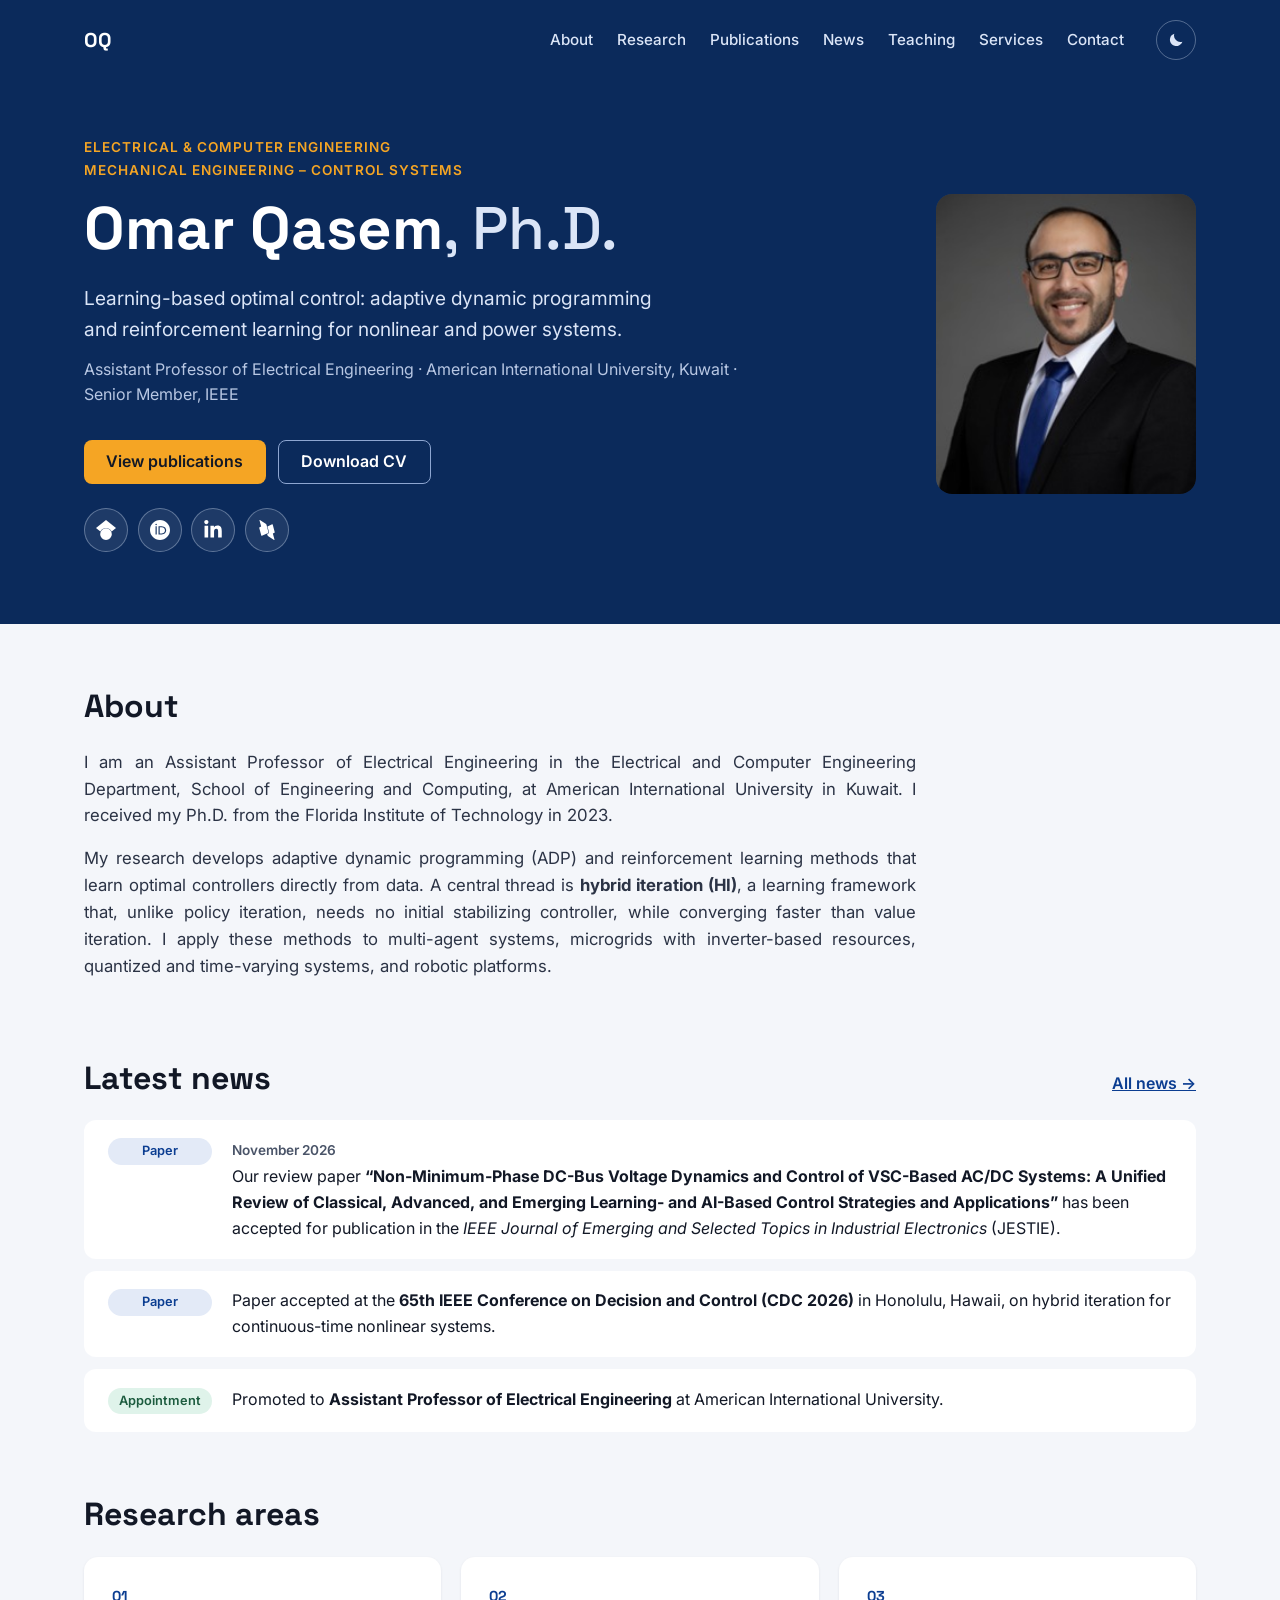
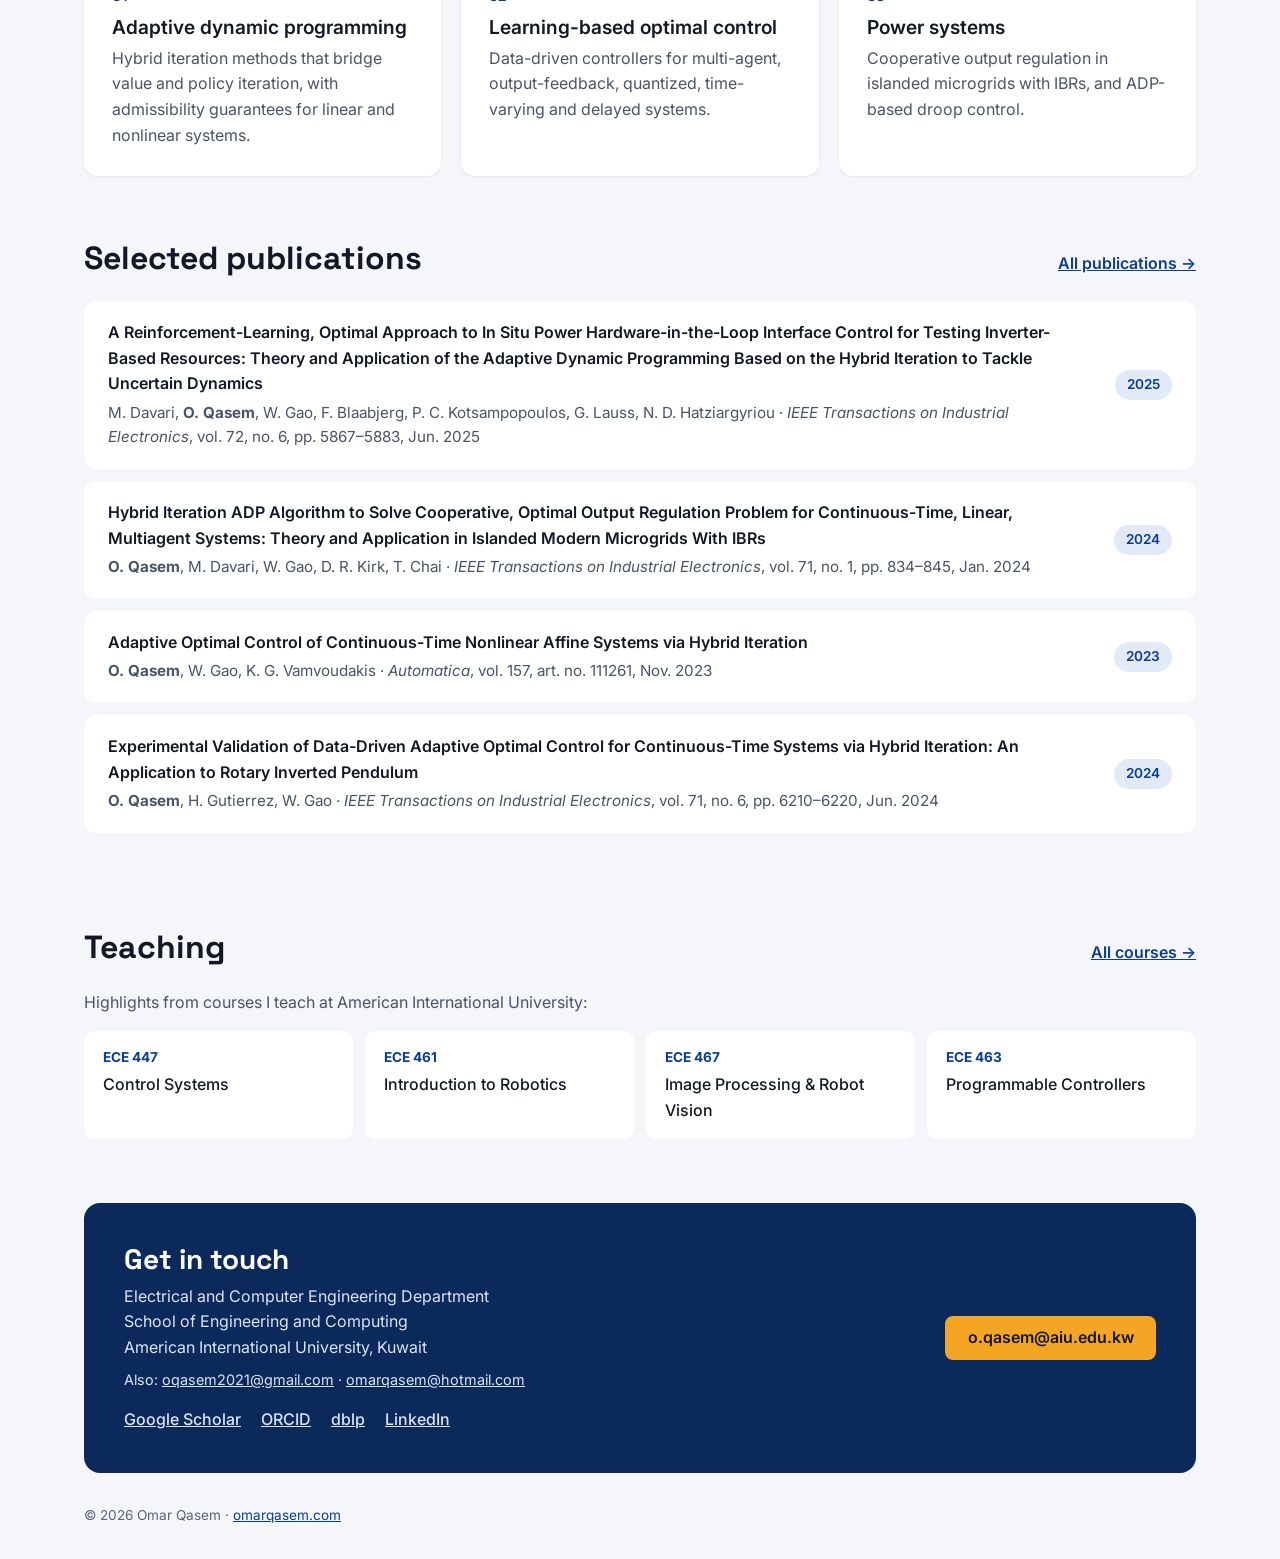
<file: index.html>
<!doctype html>
<html lang="en">
<head>
<meta charset="utf-8">
<meta name="viewport" content="width=device-width, initial-scale=1">
<title>Omar Qasem, Ph.D. | Adaptive Dynamic Programming &amp; Learning-Based Control</title>
<meta name="description" content="Omar Qasem, Senior Member IEEE, American International University, Kuwait. Research in adaptive dynamic programming, reinforcement learning-based optimal control, and power systems.">
<meta property="og:title" content="Omar Qasem">
<meta property="og:description" content="Adaptive dynamic programming, reinforcement learning-based optimal control, and power systems.">
<meta property="og:url" content="https://www.omarqasem.com/">
<link rel="canonical" href="https://www.omarqasem.com/">
<link rel="icon" href="data:image/svg+xml,%3Csvg xmlns='http://www.w3.org/2000/svg' viewBox='0 0 64 64'%3E%3Crect width='64' height='64' rx='14' fill='%230b2a5b'/%3E%3Ctext x='50%25' y='58%25' text-anchor='middle' font-family='Arial' font-weight='700' font-size='28' fill='%23f5a524'%3EOQ%3C/text%3E%3C/svg%3E">
<link rel="preconnect" href="https://fonts.googleapis.com">
<link rel="preconnect" href="https://fonts.gstatic.com" crossorigin>
<link href="https://fonts.googleapis.com/css2?family=Space+Grotesk:wght@500;700&family=Inter:wght@400;500;600&display=swap" rel="stylesheet">
<link rel="stylesheet" href="style.css?v=202611220109">
<script>try{var t=localStorage.getItem('theme');if(!t){t=matchMedia('(prefers-color-scheme: dark)').matches?'dark':'light'}document.documentElement.setAttribute('data-theme',t)}catch(e){}</script>
<meta name="color-scheme" content="light dark">

</head>
<body>

<header class="hero">
  <div class="wrap">
    <nav aria-label="Main">
      <a class="logo" href="index.html">OQ</a>
      <div class="nav-links">
        <a href="#about">About</a>
        <a href="#research">Research</a>
        <a href="publications.html">Publications</a>
        <a href="news.html">News</a>
        <a href="teaching.html">Teaching</a>
        <a href="services.html">Services</a>
        <a href="#contact">Contact</a>
      </div>
      <button type="button" id="theme-toggle" class="theme-toggle" aria-label="Switch to dark mode"><svg class="i-sun" viewBox="0 0 24 24" aria-hidden="true"><circle cx="12" cy="12" r="4.5" fill="currentColor"/><g stroke="currentColor" stroke-width="2" stroke-linecap="round"><path d="M12 2v2.5M12 19.5V22M2 12h2.5M19.5 12H22M4.9 4.9l1.8 1.8M17.3 17.3l1.8 1.8M4.9 19.1l1.8-1.8M17.3 6.7l1.8-1.8"/></g></svg><svg class="i-moon" viewBox="0 0 24 24" aria-hidden="true"><path fill="currentColor" d="M20.5 14.2A8.5 8.5 0 0 1 9.8 3.5a8.5 8.5 0 1 0 10.7 10.7z"/></svg></button>
    </nav>

    <div class="hero-body" id="top">
      <div class="hero-text">
        <p class="eyebrow">Electrical &amp; Computer Engineering<br>Mechanical Engineering – Control Systems</p>
        <h1>Omar Qasem<span class="degree">, Ph.D.</span></h1>
        <p class="tagline">Learning-based optimal control: adaptive dynamic programming and reinforcement learning for nonlinear and power systems.</p>
        <p class="meta">Assistant Professor of Electrical Engineering · American International University, Kuwait · <span style="white-space:nowrap">Senior Member, IEEE</span></p>
        <div class="buttons">
          <a class="btn btn-primary" href="publications.html">View publications</a>
          <a class="btn btn-ghost" href="cv.pdf" download="Omar_Qasem_CV.pdf">Download CV</a>
        </div>
        <div class="icons" aria-label="Profiles">
          <a href="https://scholar.google.com/citations?user=aSBOyrMAAAAJ&amp;hl=en" target="_blank" rel="noopener" aria-label="Google Scholar" title="Google Scholar"><svg viewBox="0 0 24 24" aria-hidden="true"><path fill="currentColor" d="M5.242 13.769L0 9.5 12 0l12 9.5-5.242 4.269C17.548 11.249 14.978 9.5 12 9.5c-2.977 0-5.548 1.748-6.758 4.269zM12 10a7 7 0 1 0 0 14 7 7 0 0 0 0-14z"/></svg></a>
          <a href="https://orcid.org/0000-0003-4080-8672" target="_blank" rel="noopener" aria-label="ORCID" title="ORCID"><svg viewBox="0 0 24 24" aria-hidden="true"><path fill="currentColor" d="M12 0C5.372 0 0 5.372 0 12s5.372 12 12 12 12-5.372 12-12S18.628 0 12 0zM7.369 4.378c.525 0 .947.431.947.947s-.422.947-.947.947a.95.95 0 0 1-.947-.947c0-.525.422-.947.947-.947zm-.722 3.038h1.444v10.041H6.647V7.416zm3.562 0h3.9c3.712 0 5.344 2.653 5.344 5.025 0 2.578-2.016 5.025-5.325 5.025h-3.919V7.416zm1.444 1.303v7.444h2.297c3.272 0 4.022-2.484 4.022-3.722 0-2.016-1.284-3.722-4.097-3.722h-2.222z"/></svg></a>
          <a href="https://www.linkedin.com/in/oqasem" target="_blank" rel="noopener" aria-label="LinkedIn" title="LinkedIn"><svg viewBox="0 0 448 512" aria-hidden="true"><path fill="currentColor" d="M100.3 448l-92.9 0 0-299.1 92.9 0 0 299.1zM53.8 108.1C24.1 108.1 0 83.5 0 53.8 0 39.5 5.7 25.9 15.8 15.8s23.8-15.8 38-15.8 27.9 5.7 38 15.8 15.8 23.8 15.8 38c0 29.7-24.1 54.3-53.8 54.3zM447.9 448l-92.7 0 0-145.6c0-34.7-.7-79.2-48.3-79.2-48.3 0-55.7 37.7-55.7 76.7l0 148.1-92.8 0 0-299.1 89.1 0 0 40.8 1.3 0c12.4-23.5 42.7-48.3 87.9-48.3 94 0 111.3 61.9 111.3 142.3l0 164.3-.1 0z"/></svg></a>
          <a href="https://dblp.org/pid/243/5055.html" target="_blank" rel="noopener" aria-label="dblp" title="dblp"><svg viewBox="0 0 24 24" aria-hidden="true"><path fill="currentColor" d="M3.075.002c-.096.013-.154.092-.094.31L4.97 7.73 3.1 8.6s-.56.26-.4.85l2.45 9.159s.16.59.72.33l6.169-2.869 1.3-.61s.52-.24.42-.79l-.01-.06-1.13-4.22-.658-2.45-.672-2.49v-.04s-.16-.59-.84-1L3.5.141s-.265-.16-.425-.139zM18.324 5.03a.724.724 0 0 0-.193.06l-5.602 2.6.862 3.2 1.09 4.08.01.06c.05.47-.411.79-.411.79l-1.88.87.5 1.89.04.1c.07.17.28.6.81.91l6.95 4.269s.68.41.52-.17l-1.981-7.4 1.861-.86s.56-.26.4-.85L18.85 5.42s-.116-.452-.526-.39z"/></svg></a>
        </div>
      </div>
      <!-- EDIT: put your photo at images/photo.jpg (the initials show until you do) -->
      <div class="photo">
        <span aria-hidden="true">OQ</span>
        <img src="images/photo.jpg" alt="Portrait of Omar Qasem" onerror="this.remove()">
      </div>
    </div>
  </div>
</header>

<main class="wrap">

  <section id="about" class="about">
    <h2>About</h2>
    <!-- EDIT: review and adjust this bio -->
    <p>I am an Assistant Professor of Electrical Engineering in the Electrical and Computer Engineering Department, School of Engineering and Computing, at American International University in Kuwait. I received my Ph.D. from the Florida Institute of Technology in 2023.</p>
    <p>My research develops adaptive dynamic programming (ADP) and reinforcement learning methods that learn optimal controllers directly from data. A central thread is <strong>hybrid iteration (HI)</strong>, a learning framework that, unlike policy iteration, needs no initial stabilizing controller, while converging faster than value iteration. I apply these methods to multi-agent systems, microgrids with inverter-based resources, quantized and time-varying systems, and robotic platforms.</p>
  </section>

  <section id="news">
    <div class="pub-head">
      <h2>Latest news</h2>
      <a href="news.html" style="font-weight:600">All news →</a>
    </div>
    <ul class="news-list">
      <li class="news-item">
        <span class="tag tag-paper">Paper</span>
        <p><span class="news-date">November 2026</span> Our review paper <strong>&ldquo;Non-Minimum-Phase DC-Bus Voltage Dynamics and Control of VSC-Based AC/DC Systems: A Unified Review of Classical, Advanced, and Emerging Learning- and AI-Based Control Strategies and Applications&rdquo;</strong> has been accepted for publication in the <em>IEEE Journal of Emerging and Selected Topics in Industrial Electronics</em> (JESTIE).</p>
      </li>
      <li class="news-item">
        <span class="tag tag-paper">Paper</span>
        <p>Paper accepted at the <strong>65th IEEE Conference on Decision and Control (CDC 2026)</strong> in Honolulu, Hawaii, on hybrid iteration for continuous-time nonlinear systems.</p>
      </li>
      <li class="news-item">
        <span class="tag tag-appointment">Appointment</span>
        <p>Promoted to <strong>Assistant Professor of Electrical Engineering</strong> at American International University.</p>
      </li>
    </ul>
  </section>

  <section id="research">
    <h2>Research areas</h2>
    <div class="cards">
      <div class="card">
        <p class="num">01</p>
        <h3>Adaptive dynamic programming</h3>
        <p>Hybrid iteration methods that bridge value and policy iteration, with admissibility guarantees for linear and nonlinear systems.</p>
      </div>
      <div class="card">
        <p class="num">02</p>
        <h3>Learning-based optimal control</h3>
        <p>Data-driven controllers for multi-agent, output-feedback, quantized, time-varying and delayed systems.</p>
      </div>
      <div class="card">
        <p class="num">03</p>
        <h3>Power systems</h3>
        <p>Cooperative output regulation in islanded microgrids with IBRs, and ADP-based droop control.</p>
      </div>
    </div>
  </section>

  <section id="publications">
    <div class="pub-head">
      <h2>Selected publications</h2>
      <a href="publications.html" style="font-weight:600">All publications →</a>
    </div>
    <!-- Your 4–6 best or newest papers. The full list lives in publications.html -->
    <ol class="pubs">
      <li class="pub">
        <div>
          <p class="title">A Reinforcement-Learning, Optimal Approach to In Situ Power Hardware-in-the-Loop Interface Control for Testing Inverter-Based Resources: Theory and Application of the Adaptive Dynamic Programming Based on the Hybrid Iteration to Tackle Uncertain Dynamics</p>
          <p class="venue">M. Davari, <strong>O. Qasem</strong>, W. Gao, F. Blaabjerg, P. C. Kotsampopoulos, G. Lauss, N. D. Hatziargyriou · <em>IEEE Transactions on Industrial Electronics</em>, vol. 72, no. 6, pp. 5867–5883, Jun. 2025</p>
        </div>
        <span class="year">2025</span>
      </li>
      <li class="pub">
        <div>
          <p class="title">Hybrid Iteration ADP Algorithm to Solve Cooperative, Optimal Output Regulation Problem for Continuous-Time, Linear, Multiagent Systems: Theory and Application in Islanded Modern Microgrids With IBRs</p>
          <p class="venue"><strong>O. Qasem</strong>, M. Davari, W. Gao, D. R. Kirk, T. Chai · <em>IEEE Transactions on Industrial Electronics</em>, vol. 71, no. 1, pp. 834–845, Jan. 2024</p>
        </div>
        <span class="year">2024</span>
      </li>
      <li class="pub">
        <div>
          <p class="title">Adaptive Optimal Control of Continuous-Time Nonlinear Affine Systems via Hybrid Iteration</p>
          <p class="venue"><strong>O. Qasem</strong>, W. Gao, K. G. Vamvoudakis · <em>Automatica</em>, vol. 157, art. no. 111261, Nov. 2023</p>
        </div>
        <span class="year">2023</span>
      </li>
      <li class="pub">
        <div>
          <p class="title">Experimental Validation of Data-Driven Adaptive Optimal Control for Continuous-Time Systems via Hybrid Iteration: An Application to Rotary Inverted Pendulum</p>
          <p class="venue"><strong>O. Qasem</strong>, H. Gutierrez, W. Gao · <em>IEEE Transactions on Industrial Electronics</em>, vol. 71, no. 6, pp. 6210–6220, Jun. 2024</p>
        </div>
        <span class="year">2024</span>
      </li>
    </ol>
  </section>

  <section id="teaching">
    <div class="pub-head">
      <h2>Teaching</h2>
      <a href="teaching.html" style="font-weight:600">All courses →</a>
    </div>
    <p class="teach-intro">Highlights from courses I teach at American International University:</p>
    <ul class="chips teach-chips">
      <li><b>ECE 447</b> Control Systems</li>
      <li><b>ECE 461</b> Introduction to Robotics</li>
      <li><b>ECE 467</b> Image Processing &amp; Robot Vision</li>
      <li><b>ECE 463</b> Programmable Controllers</li>
    </ul>
  </section>

  <section id="contact" class="contact">
    <div>
      <h2>Get in touch</h2>
      <p>Electrical and Computer Engineering Department<br>School of Engineering and Computing<br>American International University, Kuwait</p>
      <p class="alt-email">Also: <a href="mailto:oqasem2021@gmail.com">oqasem2021@gmail.com</a> · <a href="mailto:omarqasem@hotmail.com">omarqasem@hotmail.com</a></p>
      <div class="profiles">
        <a href="https://scholar.google.com/citations?user=aSBOyrMAAAAJ&amp;hl=en">Google Scholar</a>
        <a href="https://orcid.org/0000-0003-4080-8672">ORCID</a>
        <a href="https://dblp.org/pid/243/5055.html">dblp</a>
        <a href="https://www.linkedin.com/in/oqasem">LinkedIn</a>
      </div>
    </div>
    <a class="btn btn-primary" href="mailto:o.qasem@aiu.edu.kw">o.qasem@aiu.edu.kw</a>
  </section>

</main>

<footer class="wrap">© 2026 Omar Qasem · <a href="https://www.omarqasem.com/">omarqasem.com</a></footer>

<script src="assets/site.js?v=202611220109"></script>
<script data-goatcounter="https://omarqasem.goatcounter.com/count" async src="//gc.zgo.at/count.js"></script>
</body>
</html>
</file>
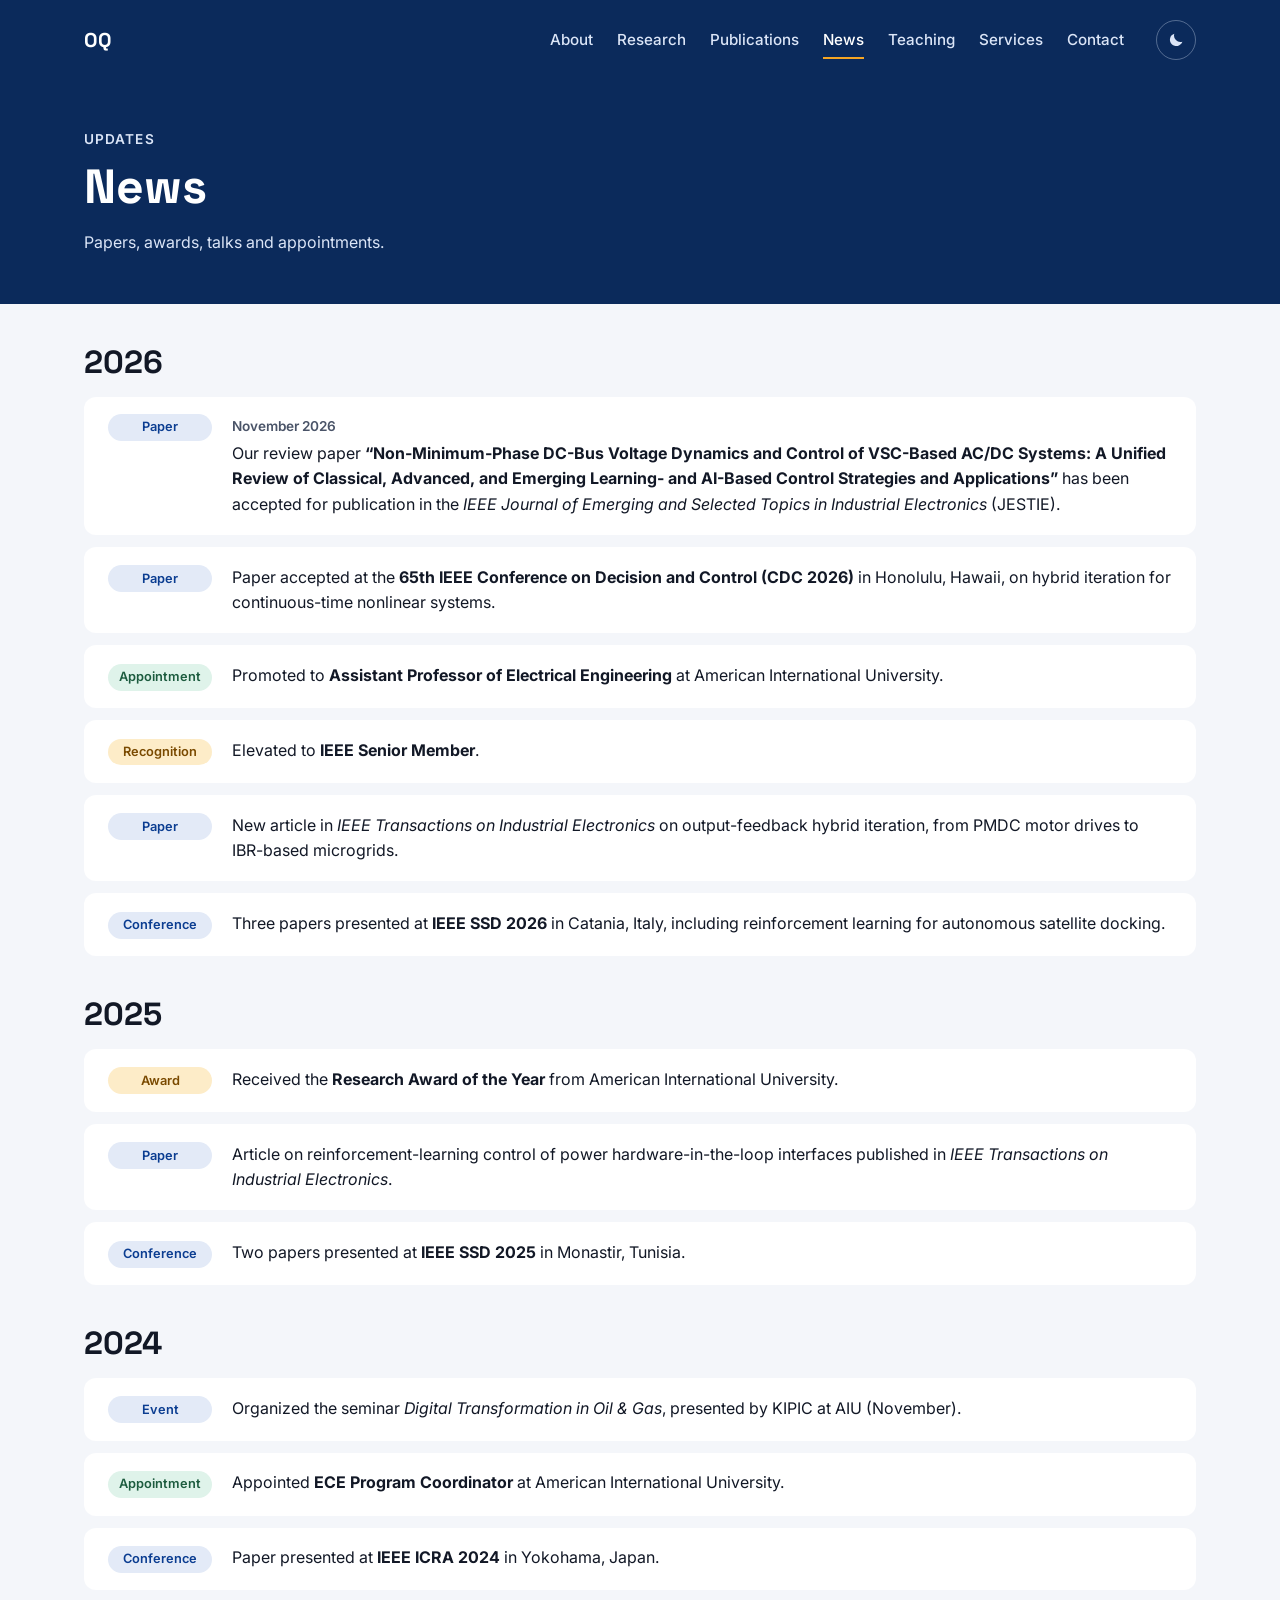
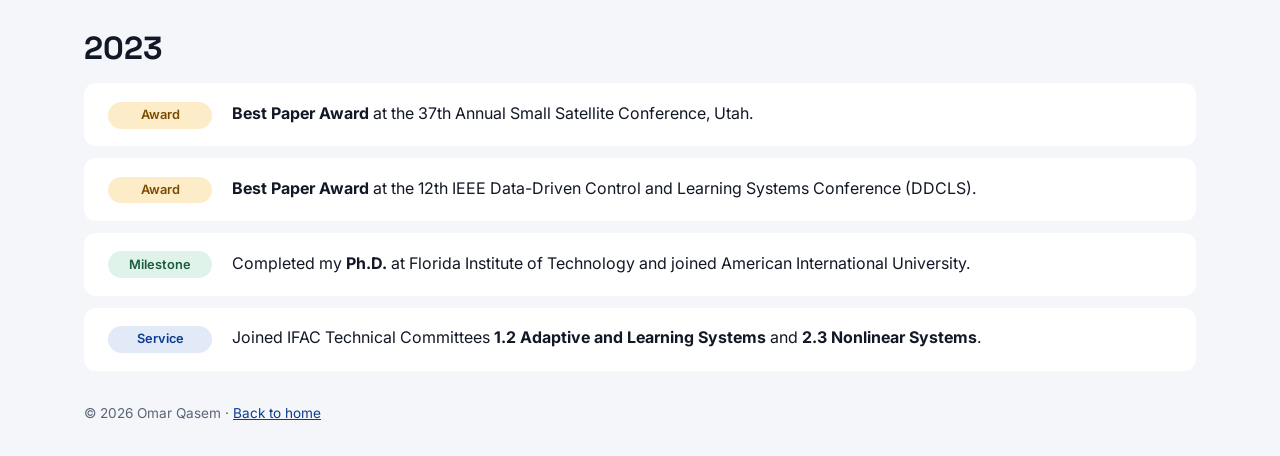
<file: news.html>
<!doctype html>
<html lang="en">
<head>
<meta charset="utf-8">
<meta name="viewport" content="width=device-width, initial-scale=1">
<title>News | Omar Qasem</title>
<meta name="description" content="News and updates from Omar Qasem: papers, awards, talks and appointments.">
<link rel="canonical" href="https://www.omarqasem.com/news.html">
<link rel="icon" href="data:image/svg+xml,%3Csvg xmlns='http://www.w3.org/2000/svg' viewBox='0 0 64 64'%3E%3Crect width='64' height='64' rx='14' fill='%230b2a5b'/%3E%3Ctext x='50%25' y='58%25' text-anchor='middle' font-family='Arial' font-weight='700' font-size='28' fill='%23f5a524'%3EOQ%3C/text%3E%3C/svg%3E">
<link rel="preconnect" href="https://fonts.googleapis.com">
<link rel="preconnect" href="https://fonts.gstatic.com" crossorigin>
<link href="https://fonts.googleapis.com/css2?family=Space+Grotesk:wght@500;700&family=Inter:wght@400;500;600&display=swap" rel="stylesheet">
<link rel="stylesheet" href="style.css?v=202611220109">
<script>try{var t=localStorage.getItem('theme');if(!t){t=matchMedia('(prefers-color-scheme: dark)').matches?'dark':'light'}document.documentElement.setAttribute('data-theme',t)}catch(e){}</script>
<meta name="color-scheme" content="light dark">

</head>
<body>

<header class="hero">
  <div class="wrap">
    <nav aria-label="Main">
      <a class="logo" href="index.html">OQ</a>
      <div class="nav-links">
        <a href="index.html#about">About</a>
        <a href="index.html#research">Research</a>
        <a href="publications.html">Publications</a>
        <a href="news.html" aria-current="page">News</a>
        <a href="teaching.html">Teaching</a>
        <a href="services.html">Services</a>
        <a href="index.html#contact">Contact</a>
      </div>
      <button type="button" id="theme-toggle" class="theme-toggle" aria-label="Switch to dark mode"><svg class="i-sun" viewBox="0 0 24 24" aria-hidden="true"><circle cx="12" cy="12" r="4.5" fill="currentColor"/><g stroke="currentColor" stroke-width="2" stroke-linecap="round"><path d="M12 2v2.5M12 19.5V22M2 12h2.5M19.5 12H22M4.9 4.9l1.8 1.8M17.3 17.3l1.8 1.8M4.9 19.1l1.8-1.8M17.3 6.7l1.8-1.8"/></g></svg><svg class="i-moon" viewBox="0 0 24 24" aria-hidden="true"><path fill="currentColor" d="M20.5 14.2A8.5 8.5 0 0 1 9.8 3.5a8.5 8.5 0 1 0 10.7 10.7z"/></svg></button>
    </nav>
    <div class="page-hero">
      <p class="eyebrow">Updates</p>
      <h1>News</h1>
      <p>Papers, awards, talks and appointments.</p>
    </div>
  </div>
</header>

<main class="wrap">

  <!--
    HOW TO ADD NEWS: copy one <li class="news-item"> ... </li> block, paste it at the
    top of the right year, and edit the tag and text. Tags: Paper, Award, Conference,
    Appointment, Recognition, Event, Service, Milestone.
  -->

  <section class="news-year" style="padding-top:2.5rem">
    <h2>2026</h2>
    <ul class="news-list">
      <li class="news-item">
        <span class="tag tag-paper">Paper</span>
        <p><span class="news-date">November 2026</span> Our review paper <strong>&ldquo;Non-Minimum-Phase DC-Bus Voltage Dynamics and Control of VSC-Based AC/DC Systems: A Unified Review of Classical, Advanced, and Emerging Learning- and AI-Based Control Strategies and Applications&rdquo;</strong> has been accepted for publication in the <em>IEEE Journal of Emerging and Selected Topics in Industrial Electronics</em> (JESTIE).</p>
      </li>
      <li class="news-item">
        <span class="tag tag-paper">Paper</span>
        <p>Paper accepted at the <strong>65th IEEE Conference on Decision and Control (CDC 2026)</strong> in Honolulu, Hawaii, on hybrid iteration for continuous-time nonlinear systems.</p>
      </li>
      <li class="news-item">
        <span class="tag tag-appointment">Appointment</span>
        <p>Promoted to <strong>Assistant Professor of Electrical Engineering</strong> at American International University.</p>
      </li>
      <li class="news-item">
        <span class="tag tag-recognition">Recognition</span>
        <p>Elevated to <strong>IEEE Senior Member</strong>.</p>
      </li>
      <li class="news-item">
        <span class="tag tag-paper">Paper</span>
        <p>New article in <em>IEEE Transactions on Industrial Electronics</em> on output-feedback hybrid iteration, from PMDC motor drives to IBR-based microgrids.</p>
      </li>
      <li class="news-item">
        <span class="tag tag-conference">Conference</span>
        <p>Three papers presented at <strong>IEEE SSD 2026</strong> in Catania, Italy, including reinforcement learning for autonomous satellite docking.</p>
      </li>
    </ul>
  </section>

  <section class="news-year" style="padding-top:2.5rem">
    <h2>2025</h2>
    <ul class="news-list">
      <li class="news-item">
        <span class="tag tag-award">Award</span>
        <p>Received the <strong>Research Award of the Year</strong> from American International University.</p>
      </li>
      <li class="news-item">
        <span class="tag tag-paper">Paper</span>
        <p>Article on reinforcement-learning control of power hardware-in-the-loop interfaces published in <em>IEEE Transactions on Industrial Electronics</em>.</p>
      </li>
      <li class="news-item">
        <span class="tag tag-conference">Conference</span>
        <p>Two papers presented at <strong>IEEE SSD 2025</strong> in Monastir, Tunisia.</p>
      </li>
    </ul>
  </section>

  <section class="news-year" style="padding-top:2.5rem">
    <h2>2024</h2>
    <ul class="news-list">
      <li class="news-item">
        <span class="tag tag-event">Event</span>
        <p>Organized the seminar <em>Digital Transformation in Oil &amp; Gas</em>, presented by KIPIC at AIU (November).</p>
      </li>
      <li class="news-item">
        <span class="tag tag-appointment">Appointment</span>
        <p>Appointed <strong>ECE Program Coordinator</strong> at American International University.</p>
      </li>
      <li class="news-item">
        <span class="tag tag-conference">Conference</span>
        <p>Paper presented at <strong>IEEE ICRA 2024</strong> in Yokohama, Japan.</p>
      </li>
    </ul>
  </section>

  <section class="news-year" style="padding-top:2.5rem">
    <h2>2023</h2>
    <ul class="news-list">
      <li class="news-item">
        <span class="tag tag-award">Award</span>
        <p><strong>Best Paper Award</strong> at the 37th Annual Small Satellite Conference, Utah.</p>
      </li>
      <li class="news-item">
        <span class="tag tag-award">Award</span>
        <p><strong>Best Paper Award</strong> at the 12th IEEE Data-Driven Control and Learning Systems Conference (DDCLS).</p>
      </li>
      <li class="news-item">
        <span class="tag tag-milestone">Milestone</span>
        <p>Completed my <strong>Ph.D.</strong> at Florida Institute of Technology and joined American International University.</p>
      </li>
      <li class="news-item">
        <span class="tag tag-service">Service</span>
        <p>Joined IFAC Technical Committees <strong>1.2 Adaptive and Learning Systems</strong> and <strong>2.3 Nonlinear Systems</strong>.</p>
      </li>
    </ul>
  </section>

</main>

<footer class="wrap">© 2026 Omar Qasem · <a href="index.html">Back to home</a></footer>

<script src="assets/site.js?v=202611220109"></script>
<script data-goatcounter="https://omarqasem.goatcounter.com/count" async src="//gc.zgo.at/count.js"></script>
</body>
</html>
</file>
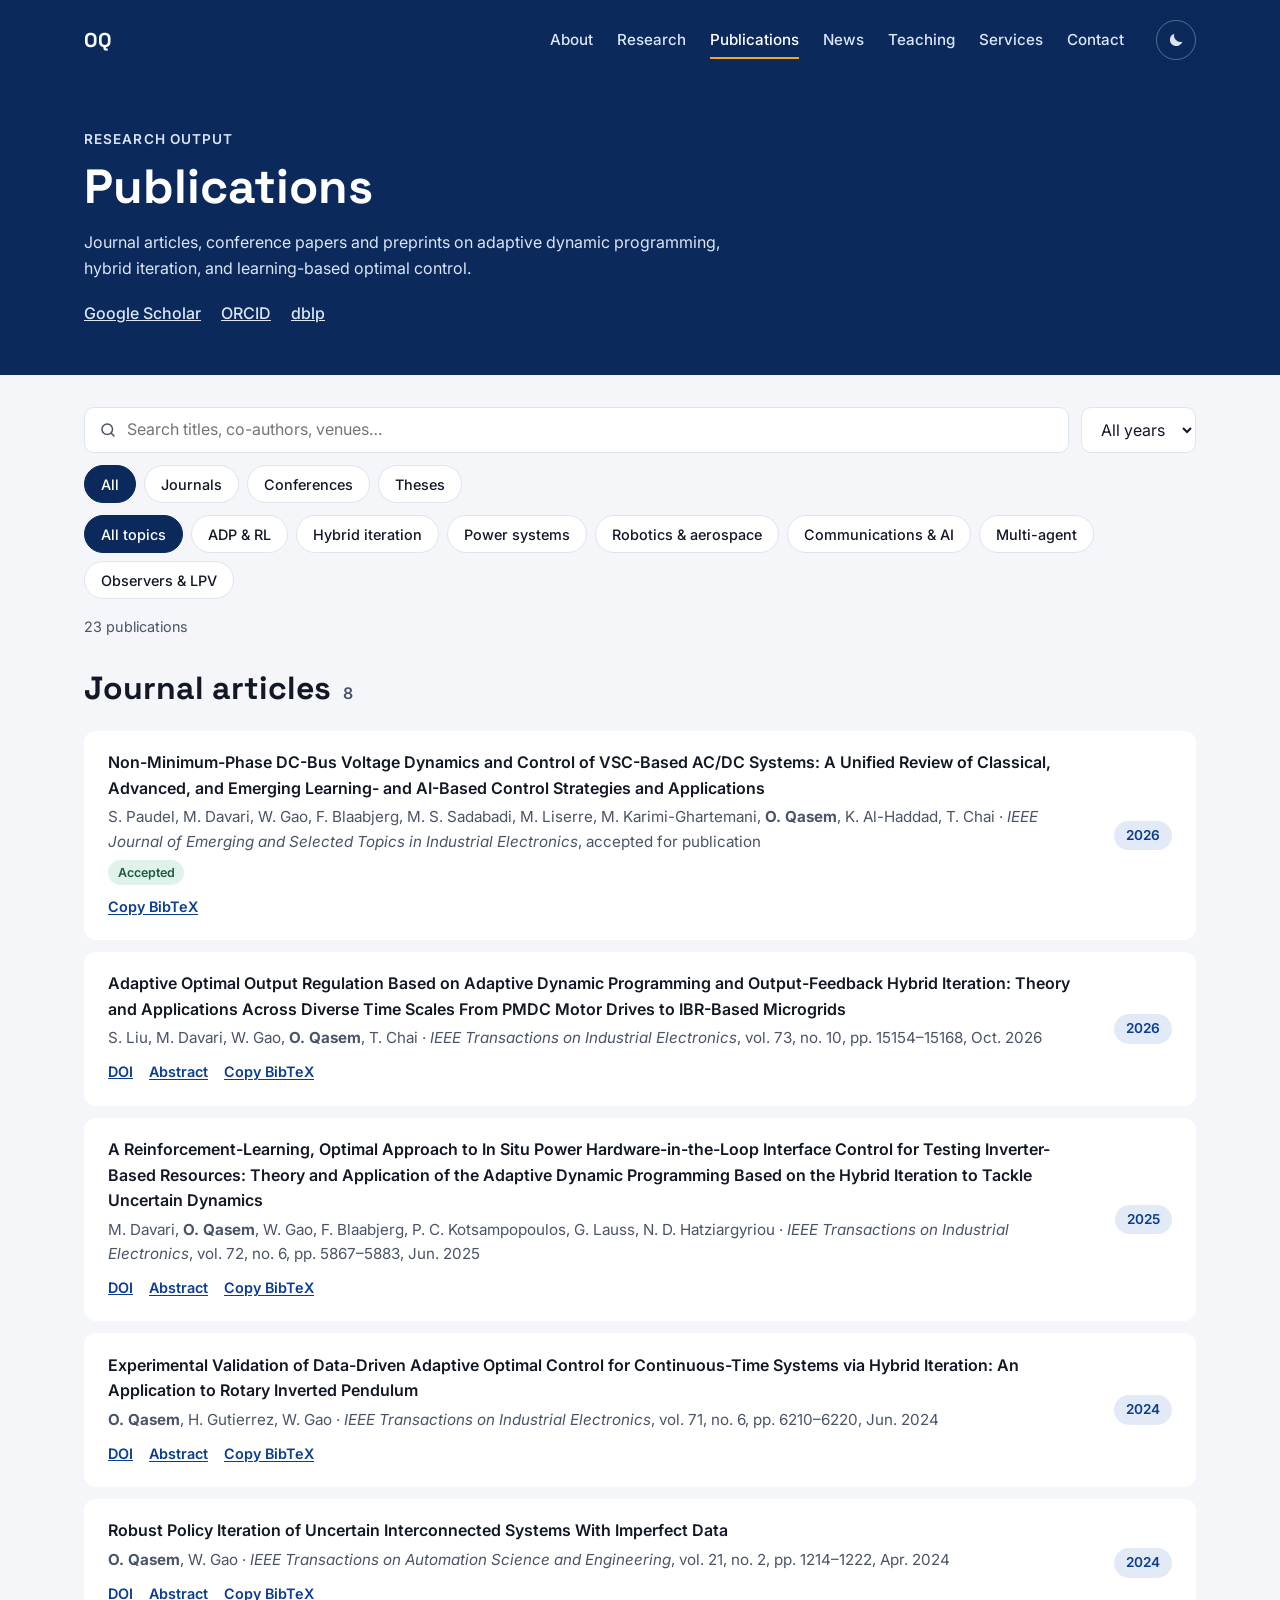
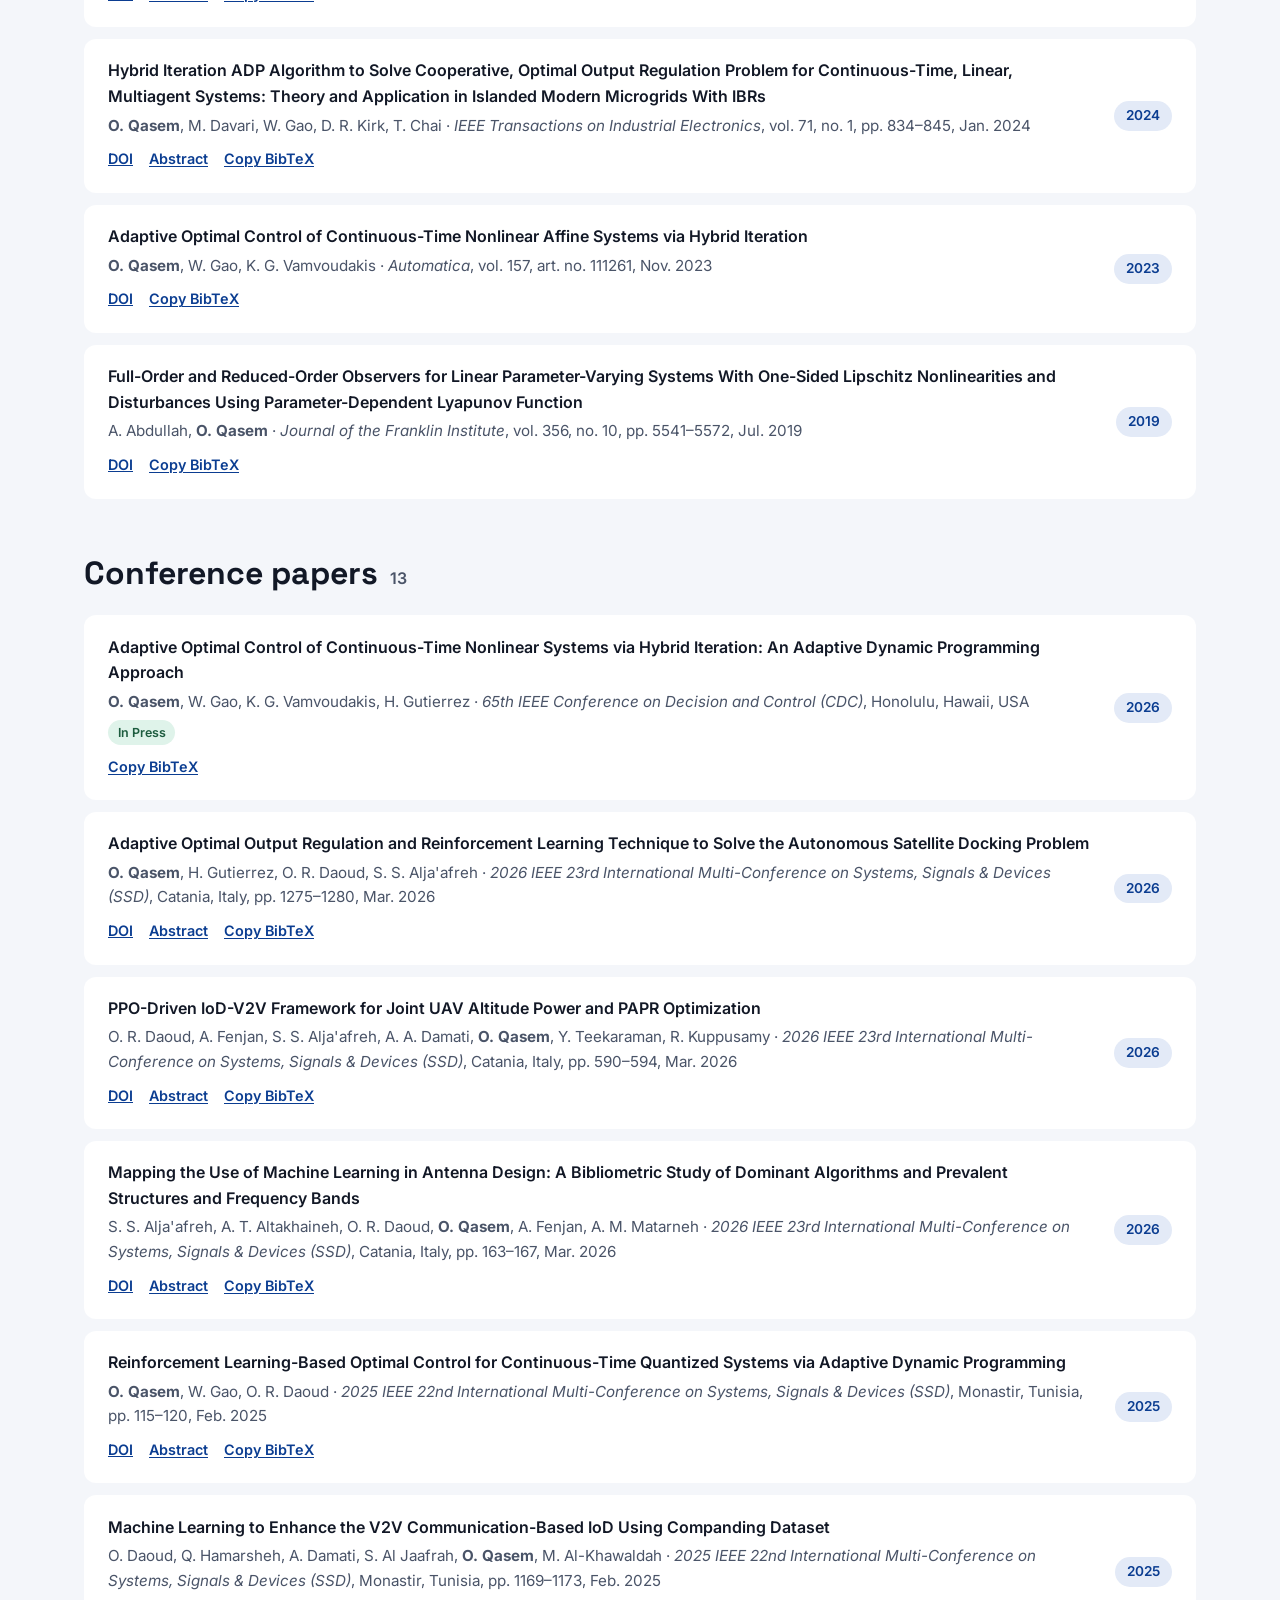
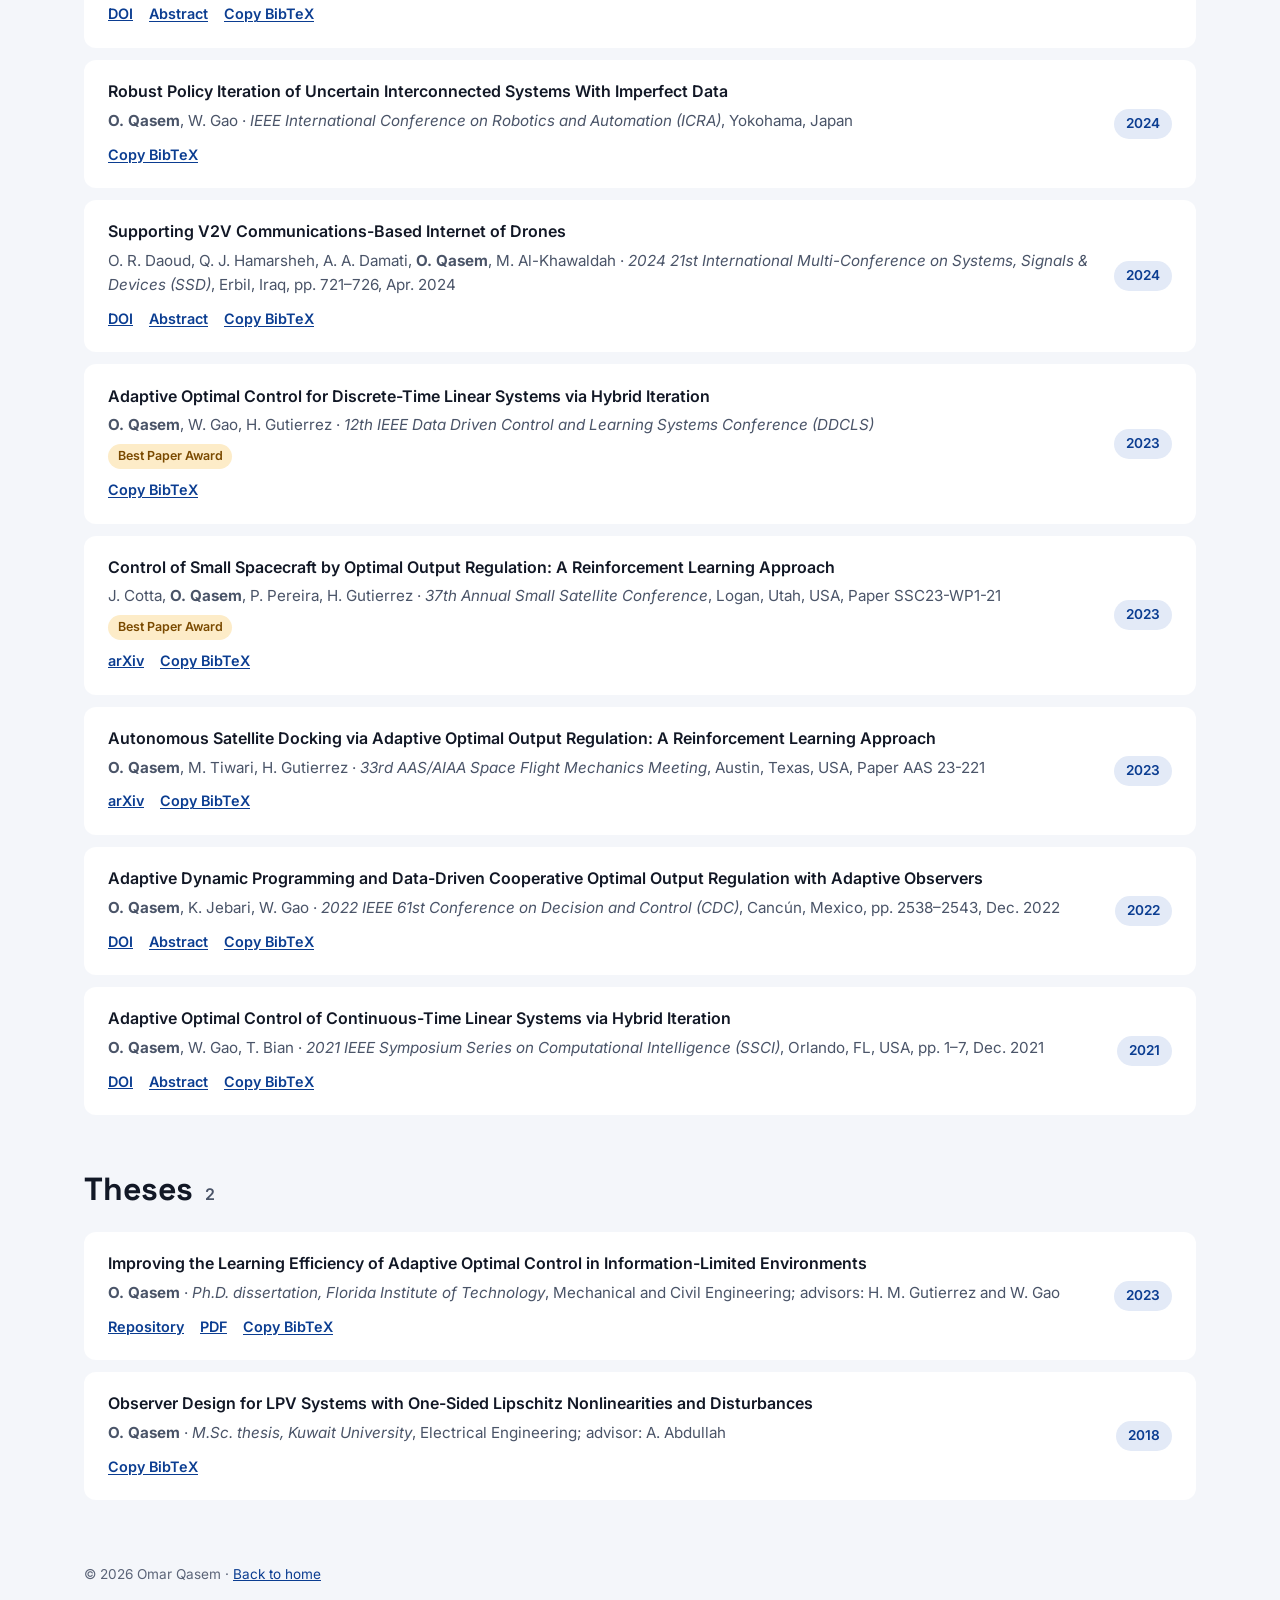
<file: publications.html>
<!doctype html>
<html lang="en">
<head>
<meta charset="utf-8">
<meta name="viewport" content="width=device-width, initial-scale=1">
<title>Publications | Omar Qasem</title>
<meta name="description" content="Full publication list of Omar Qasem: adaptive dynamic programming, hybrid iteration, reinforcement learning-based optimal control, and power systems.">
<link rel="canonical" href="https://www.omarqasem.com/publications.html">
<link rel="icon" href="data:image/svg+xml,%3Csvg xmlns='http://www.w3.org/2000/svg' viewBox='0 0 64 64'%3E%3Crect width='64' height='64' rx='14' fill='%230b2a5b'/%3E%3Ctext x='50%25' y='58%25' text-anchor='middle' font-family='Arial' font-weight='700' font-size='28' fill='%23f5a524'%3EOQ%3C/text%3E%3C/svg%3E">
<link rel="preconnect" href="https://fonts.googleapis.com">
<link rel="preconnect" href="https://fonts.gstatic.com" crossorigin>
<link href="https://fonts.googleapis.com/css2?family=Space+Grotesk:wght@500;700&family=Inter:wght@400;500;600&display=swap" rel="stylesheet">
<link rel="stylesheet" href="style.css?v=202611220109">
<script>try{var t=localStorage.getItem('theme');if(!t){t=matchMedia('(prefers-color-scheme: dark)').matches?'dark':'light'}document.documentElement.setAttribute('data-theme',t)}catch(e){}</script>
<meta name="color-scheme" content="light dark">

</head>
<body>

<header class="hero">
  <div class="wrap">
    <nav aria-label="Main">
      <a class="logo" href="index.html">OQ</a>
      <div class="nav-links">
        <a href="index.html#about">About</a>
        <a href="index.html#research">Research</a>
        <a href="publications.html" aria-current="page">Publications</a>
        <a href="news.html">News</a>
        <a href="teaching.html">Teaching</a>
        <a href="services.html">Services</a>
        <a href="index.html#contact">Contact</a>
      </div>
      <button type="button" id="theme-toggle" class="theme-toggle" aria-label="Switch to dark mode"><svg class="i-sun" viewBox="0 0 24 24" aria-hidden="true"><circle cx="12" cy="12" r="4.5" fill="currentColor"/><g stroke="currentColor" stroke-width="2" stroke-linecap="round"><path d="M12 2v2.5M12 19.5V22M2 12h2.5M19.5 12H22M4.9 4.9l1.8 1.8M17.3 17.3l1.8 1.8M4.9 19.1l1.8-1.8M17.3 6.7l1.8-1.8"/></g></svg><svg class="i-moon" viewBox="0 0 24 24" aria-hidden="true"><path fill="currentColor" d="M20.5 14.2A8.5 8.5 0 0 1 9.8 3.5a8.5 8.5 0 1 0 10.7 10.7z"/></svg></button>
    </nav>
    <div class="page-hero">
      <p class="eyebrow">Research output</p>
      <h1>Publications</h1>
      <p>Journal articles, conference papers and preprints on adaptive dynamic programming, hybrid iteration, and learning-based optimal control.</p>
      <div class="profiles">
        <a href="https://scholar.google.com/citations?user=aSBOyrMAAAAJ&amp;hl=en">Google Scholar</a>
        <a href="https://orcid.org/0000-0003-4080-8672">ORCID</a>
        <a href="https://dblp.org/pid/243/5055.html">dblp</a>
      </div>
    </div>
  </div>
</header>

<main class="wrap">

  <!-- The list below is built from data/publications.json.
       Add or edit papers there; a weekly job also adds new ones automatically. -->
  <section id="pub-app" style="padding-top:2rem">
    <div class="pub-filters">
      <label class="search">
        <span class="sr-only">Search publications</span>
        <svg viewBox="0 0 24 24" aria-hidden="true"><circle cx="11" cy="11" r="7" fill="none" stroke="currentColor" stroke-width="2"/><path d="M20 20l-3.5-3.5" stroke="currentColor" stroke-width="2" stroke-linecap="round"/></svg>
        <input id="f-q" type="search" placeholder="Search titles, co-authors, venues…" autocomplete="off">
      </label>
      <label class="year-select"><span class="sr-only">Year</span><select id="f-year"><option value="all">All years</option></select></label>
      <div class="chip-row" id="f-type" role="group" aria-label="Type"></div>
      <div class="chip-row" id="f-topic" role="group" aria-label="Topic"></div>
      <p class="pub-count" id="pub-count" aria-live="polite"></p>
    </div>
    <div id="pub-results"><noscript><p class="empty">Turn on JavaScript to see the list, or visit <a href="https://scholar.google.com/citations?user=aSBOyrMAAAAJ&amp;hl=en">Google Scholar</a>.</p></noscript></div>
  </section>

</main>

<footer class="wrap">© 2026 Omar Qasem · <a href="index.html">Back to home</a></footer>

<script src="assets/pubs.js?v=202611220109"></script>
<script src="assets/site.js?v=202611220109"></script>
<script data-goatcounter="https://omarqasem.goatcounter.com/count" async src="//gc.zgo.at/count.js"></script>
</body>
</html>
</file>
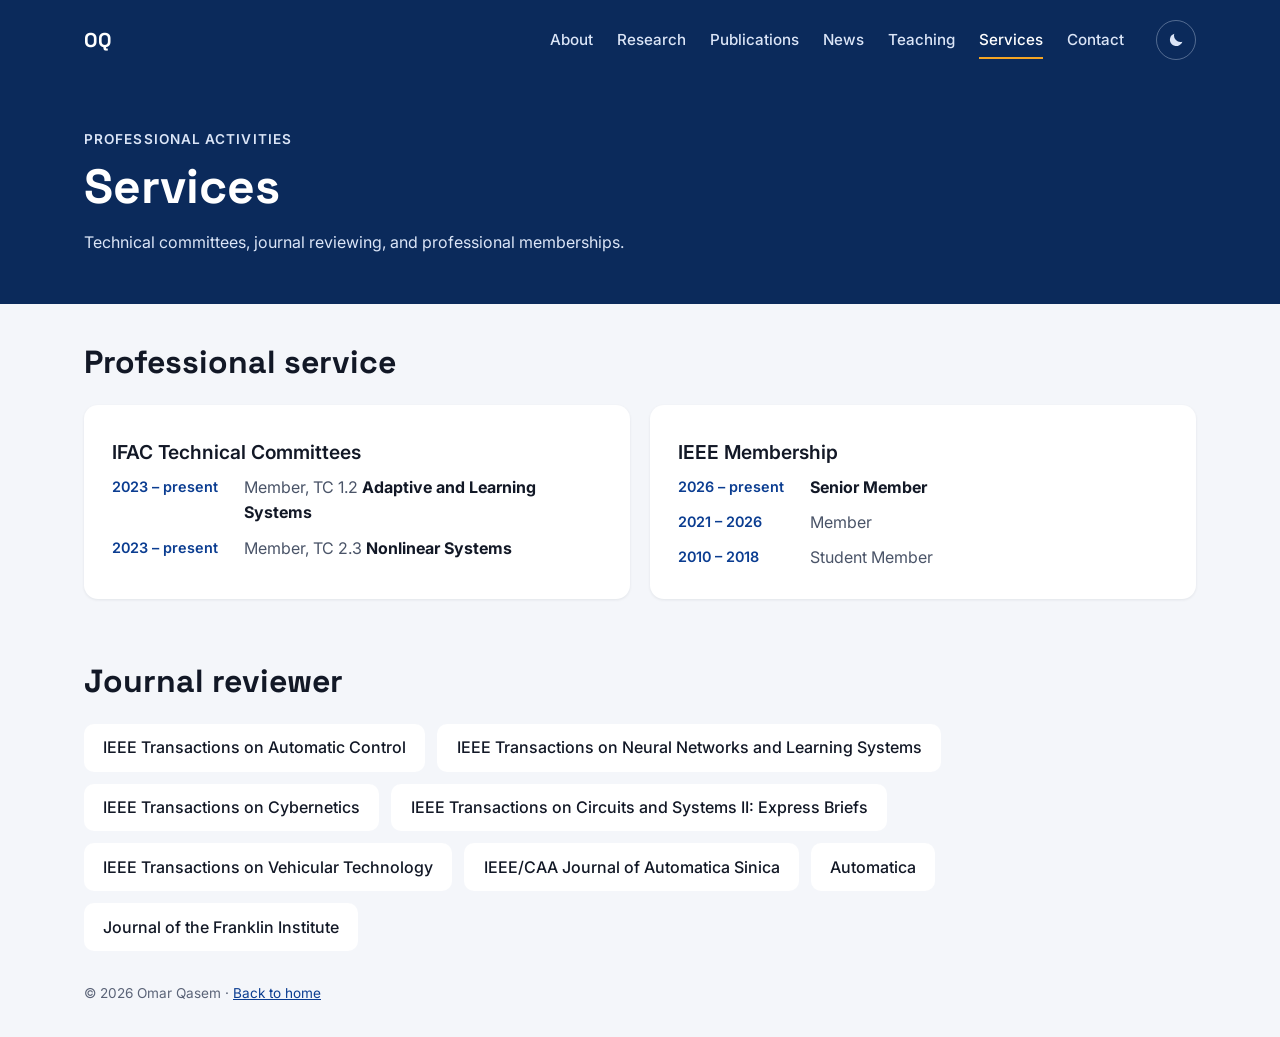
<file: services.html>
<!doctype html>
<html lang="en">
<head>
<meta charset="utf-8">
<meta name="viewport" content="width=device-width, initial-scale=1">
<title>Services | Omar Qasem</title>
<meta name="description" content="Professional service of Omar Qasem: IFAC technical committees, journal reviewing, and IEEE membership.">
<link rel="canonical" href="https://www.omarqasem.com/services.html">
<link rel="icon" href="data:image/svg+xml,%3Csvg xmlns='http://www.w3.org/2000/svg' viewBox='0 0 64 64'%3E%3Crect width='64' height='64' rx='14' fill='%230b2a5b'/%3E%3Ctext x='50%25' y='58%25' text-anchor='middle' font-family='Arial' font-weight='700' font-size='28' fill='%23f5a524'%3EOQ%3C/text%3E%3C/svg%3E">
<link rel="preconnect" href="https://fonts.googleapis.com">
<link rel="preconnect" href="https://fonts.gstatic.com" crossorigin>
<link href="https://fonts.googleapis.com/css2?family=Space+Grotesk:wght@500;700&family=Inter:wght@400;500;600&display=swap" rel="stylesheet">
<link rel="stylesheet" href="style.css?v=202611220109">
<script>try{var t=localStorage.getItem('theme');if(!t){t=matchMedia('(prefers-color-scheme: dark)').matches?'dark':'light'}document.documentElement.setAttribute('data-theme',t)}catch(e){}</script>
<meta name="color-scheme" content="light dark">

</head>
<body>

<header class="hero">
  <div class="wrap">
    <nav aria-label="Main">
      <a class="logo" href="index.html">OQ</a>
      <div class="nav-links">
        <a href="index.html#about">About</a>
        <a href="index.html#research">Research</a>
        <a href="publications.html">Publications</a>
        <a href="news.html">News</a>
        <a href="teaching.html">Teaching</a>
        <a href="services.html" aria-current="page">Services</a>
        <a href="index.html#contact">Contact</a>
      </div>
      <button type="button" id="theme-toggle" class="theme-toggle" aria-label="Switch to dark mode"><svg class="i-sun" viewBox="0 0 24 24" aria-hidden="true"><circle cx="12" cy="12" r="4.5" fill="currentColor"/><g stroke="currentColor" stroke-width="2" stroke-linecap="round"><path d="M12 2v2.5M12 19.5V22M2 12h2.5M19.5 12H22M4.9 4.9l1.8 1.8M17.3 17.3l1.8 1.8M4.9 19.1l1.8-1.8M17.3 6.7l1.8-1.8"/></g></svg><svg class="i-moon" viewBox="0 0 24 24" aria-hidden="true"><path fill="currentColor" d="M20.5 14.2A8.5 8.5 0 0 1 9.8 3.5a8.5 8.5 0 1 0 10.7 10.7z"/></svg></button>
    </nav>
    <div class="page-hero">
      <p class="eyebrow">Professional activities</p>
      <h1>Services</h1>
      <p>Technical committees, journal reviewing, and professional memberships.</p>
    </div>
  </div>
</header>

<main class="wrap">

  <section style="padding-top:2.5rem">
    <h2>Professional service</h2>
    <div class="cards">
      <div class="card">
        <h3>IFAC Technical Committees</h3>
        <ul class="svc-list">
          <li><span class="when">2023 – present</span><span>Member, TC 1.2 <strong>Adaptive and Learning Systems</strong></span></li>
          <li><span class="when">2023 – present</span><span>Member, TC 2.3 <strong>Nonlinear Systems</strong></span></li>
        </ul>
      </div>
      <div class="card">
        <h3>IEEE Membership</h3>
        <ul class="svc-list">
          <li><span class="when">2026 – present</span><span><strong>Senior Member</strong></span></li>
          <li><span class="when">2021 – 2026</span><span>Member</span></li>
          <li><span class="when">2010 – 2018</span><span>Student Member</span></li>
        </ul>
      </div>
    </div>
  </section>

  <section>
    <h2>Journal reviewer</h2>
    <ul class="chips">
      <li>IEEE Transactions on Automatic Control</li>
      <li>IEEE Transactions on Neural Networks and Learning Systems</li>
      <li>IEEE Transactions on Cybernetics</li>
      <li>IEEE Transactions on Circuits and Systems II: Express Briefs</li>
      <li>IEEE Transactions on Vehicular Technology</li>
      <li>IEEE/CAA Journal of Automatica Sinica</li>
      <li>Automatica</li>
      <li>Journal of the Franklin Institute</li>
    </ul>
  </section>

</main>

<footer class="wrap">© 2026 Omar Qasem · <a href="index.html">Back to home</a></footer>

<script src="assets/site.js?v=202611220109"></script>
<script data-goatcounter="https://omarqasem.goatcounter.com/count" async src="//gc.zgo.at/count.js"></script>
</body>
</html>
</file>
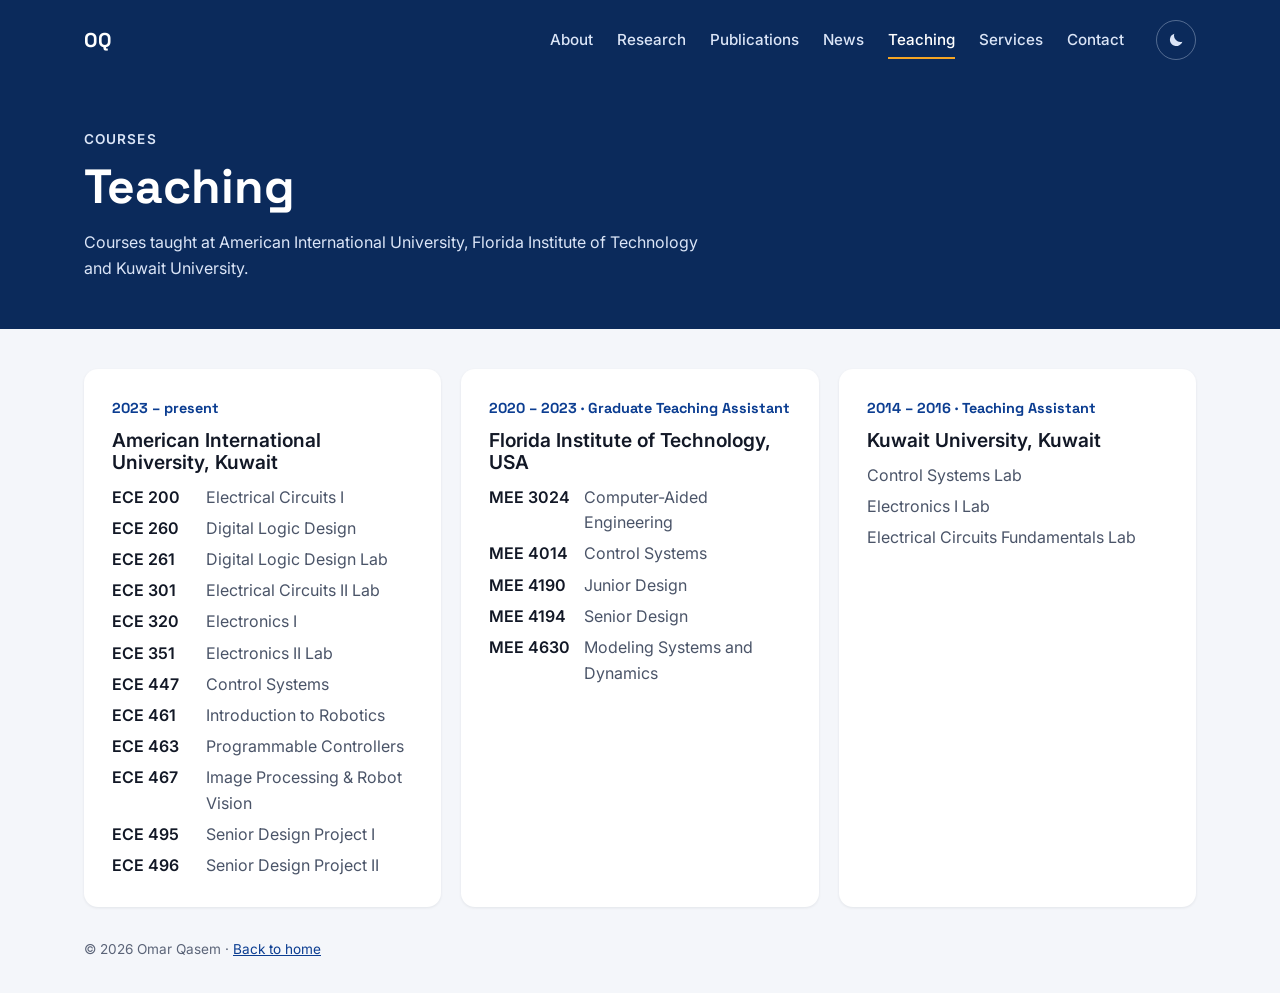
<file: teaching.html>
<!doctype html>
<html lang="en">
<head>
<meta charset="utf-8">
<meta name="viewport" content="width=device-width, initial-scale=1">
<title>Teaching | Omar Qasem</title>
<meta name="description" content="Courses taught by Omar Qasem at American International University, Florida Institute of Technology and Kuwait University.">
<link rel="canonical" href="https://www.omarqasem.com/teaching.html">
<link rel="icon" href="data:image/svg+xml,%3Csvg xmlns='http://www.w3.org/2000/svg' viewBox='0 0 64 64'%3E%3Crect width='64' height='64' rx='14' fill='%230b2a5b'/%3E%3Ctext x='50%25' y='58%25' text-anchor='middle' font-family='Arial' font-weight='700' font-size='28' fill='%23f5a524'%3EOQ%3C/text%3E%3C/svg%3E">
<link rel="preconnect" href="https://fonts.googleapis.com">
<link rel="preconnect" href="https://fonts.gstatic.com" crossorigin>
<link href="https://fonts.googleapis.com/css2?family=Space+Grotesk:wght@500;700&family=Inter:wght@400;500;600&display=swap" rel="stylesheet">
<link rel="stylesheet" href="style.css?v=202611220109">
<script>try{var t=localStorage.getItem('theme');if(!t){t=matchMedia('(prefers-color-scheme: dark)').matches?'dark':'light'}document.documentElement.setAttribute('data-theme',t)}catch(e){}</script>
<meta name="color-scheme" content="light dark">

</head>
<body>

<header class="hero">
  <div class="wrap">
    <nav aria-label="Main">
      <a class="logo" href="index.html">OQ</a>
      <div class="nav-links">
        <a href="index.html#about">About</a>
        <a href="index.html#research">Research</a>
        <a href="publications.html">Publications</a>
        <a href="news.html">News</a>
        <a href="teaching.html" aria-current="page">Teaching</a>
        <a href="services.html">Services</a>
        <a href="index.html#contact">Contact</a>
      </div>
      <button type="button" id="theme-toggle" class="theme-toggle" aria-label="Switch to dark mode"><svg class="i-sun" viewBox="0 0 24 24" aria-hidden="true"><circle cx="12" cy="12" r="4.5" fill="currentColor"/><g stroke="currentColor" stroke-width="2" stroke-linecap="round"><path d="M12 2v2.5M12 19.5V22M2 12h2.5M19.5 12H22M4.9 4.9l1.8 1.8M17.3 17.3l1.8 1.8M4.9 19.1l1.8-1.8M17.3 6.7l1.8-1.8"/></g></svg><svg class="i-moon" viewBox="0 0 24 24" aria-hidden="true"><path fill="currentColor" d="M20.5 14.2A8.5 8.5 0 0 1 9.8 3.5a8.5 8.5 0 1 0 10.7 10.7z"/></svg></button>
    </nav>
    <div class="page-hero">
      <p class="eyebrow">Courses</p>
      <h1>Teaching</h1>
      <p>Courses taught at American International University, Florida Institute of Technology and Kuwait University.</p>
    </div>
  </div>
</header>

<main class="wrap">
  <section style="padding-top:2.5rem">
    <div class="cards teach">
      <div class="card">
        <p class="num">2023 – present</p>
        <h3>American International University, Kuwait</h3>
        <ul class="course-list">
          <li><b>ECE 200</b> Electrical Circuits I</li>
          <li><b>ECE 260</b> Digital Logic Design</li>
          <li><b>ECE 261</b> Digital Logic Design Lab</li>
          <li><b>ECE 301</b> Electrical Circuits II Lab</li>
          <li><b>ECE 320</b> Electronics I</li>
          <li><b>ECE 351</b> Electronics II Lab</li>
          <li><b>ECE 447</b> Control Systems</li>
          <li><b>ECE 461</b> Introduction to Robotics</li>
          <li><b>ECE 463</b> Programmable Controllers</li>
          <li><b>ECE 467</b> Image Processing &amp; Robot Vision</li>
          <li><b>ECE 495</b> Senior Design Project I</li>
          <li><b>ECE 496</b> Senior Design Project II</li>
        </ul>
      </div>
      <div class="card">
        <p class="num">2020 – 2023 · Graduate Teaching Assistant</p>
        <h3>Florida Institute of Technology, USA</h3>
        <ul class="course-list">
          <li><b>MEE 3024</b> Computer-Aided Engineering</li>
          <li><b>MEE 4014</b> Control Systems</li>
          <li><b>MEE 4190</b> Junior Design</li>
          <li><b>MEE 4194</b> Senior Design</li>
          <li><b>MEE 4630</b> Modeling Systems and Dynamics</li>
        </ul>
      </div>
      <div class="card">
        <p class="num">2014 – 2016 · Teaching Assistant</p>
        <h3>Kuwait University, Kuwait</h3>
        <ul class="course-list">
          <li>Control Systems Lab</li>
          <li>Electronics I Lab</li>
          <li>Electrical Circuits Fundamentals Lab</li>
        </ul>
      </div>
    </div>
  </section>
</main>

<footer class="wrap">© 2026 Omar Qasem · <a href="index.html">Back to home</a></footer>

<script src="assets/site.js?v=202611220109"></script>
<script data-goatcounter="https://omarqasem.goatcounter.com/count" async src="//gc.zgo.at/count.js"></script>
</body>
</html>
</file>
<file: style.css>
/* Omar Qasem homepage styles. Colors live in :root below. */
  /* ===== Colors: change these to restyle the whole site ===== */
  :root{
    --navy:#0b2a5b; --navy-2:#183d78; --accent:#f5a524;
    --bg:#f4f6fa; --card:#ffffff; --ink:#121826; --muted:#4a5468;
    --link:#0b3d91; --on-navy:#dbe5f7; --on-navy-2:#b8c7e3;
  }
  *{box-sizing:border-box}
  html{scroll-behavior:smooth}
  body{margin:0;background:var(--bg);color:var(--ink);font:400 1rem/1.6 Inter,system-ui,-apple-system,"Segoe UI",sans-serif}
  a{color:var(--link)} a:hover{color:#072a66}
  h1,h2,h3{font-family:"Space Grotesk",Inter,sans-serif;line-height:1.15}
  .wrap{max-width:1160px;margin:0 auto;padding:0 1.5rem}

  /* Header + hero */
  .hero{background:var(--navy);color:#fff}
  nav{display:flex;flex-wrap:wrap;gap:1rem 2rem;align-items:center;justify-content:space-between;padding:1.25rem 0}
  .logo{font-family:"Space Grotesk",sans-serif;font-weight:700;font-size:1.25rem;color:#fff;text-decoration:none}
  .nav-links{display:flex;flex-wrap:wrap;gap:.25rem 1.5rem}
  .nav-links a{color:var(--on-navy);text-decoration:none;font-weight:500;font-size:.95rem;padding:.4rem 0}
  .nav-links a:hover{color:#fff}
  .hero-body{display:flex;flex-wrap:wrap;gap:3rem;align-items:center;padding:3.5rem 0 4.5rem}
  .hero-text{flex:1 1 520px;min-width:0}
  .eyebrow{margin:0;line-height:1.7;font-weight:600;font-size:.85rem;letter-spacing:.08em;text-transform:uppercase;color:var(--accent)}
  .hero h1{margin:.75rem 0 0;font-weight:700;font-size:clamp(2.6rem,7vw,3.75rem)}
  .tagline{margin:1.25rem 0 0;font-size:1.2rem;color:var(--on-navy);max-width:36rem}
  .meta{margin:.75rem 0 0;color:var(--on-navy-2)}
  .buttons{margin-top:2rem;display:flex;flex-wrap:wrap;gap:.75rem}
  .btn{display:inline-flex;align-items:center;min-height:44px;padding:0 1.4rem;border-radius:8px;font-weight:600;text-decoration:none}
  .btn-primary{background:var(--accent);color:var(--ink)} .btn-primary:hover{color:var(--ink);filter:brightness(1.05)}
  .btn-ghost{border:1.5px solid #8ea6d1;color:#fff} .btn-ghost:hover{color:#fff;background:rgba(255,255,255,.06)}
  .photo{flex:0 0 260px;height:300px;border-radius:16px;background:var(--navy-2);position:relative;overflow:hidden;display:flex;align-items:center;justify-content:center}
  .photo span{font-family:"Space Grotesk",sans-serif;font-weight:700;font-size:4rem;color:var(--on-navy-2)}
  .photo img{position:absolute;inset:0;width:100%;height:100%;object-fit:cover}

  /* Sections */
  main section{padding-top:4rem}
  main h2{margin:0 0 1.5rem;font-weight:700;font-size:2rem}
  .about p{max-width:52rem;margin:0 0 1rem;color:#2b3345;font-size:1.05rem;text-align:justify}
  .cards{display:grid;grid-template-columns:repeat(auto-fit,minmax(270px,1fr));gap:1.25rem}
  .card{background:var(--card);border-radius:14px;padding:1.75rem;box-shadow:0 1px 3px rgba(18,24,38,.08)}
  .card .num{margin:0;font-family:"Space Grotesk",sans-serif;font-weight:700;font-size:.9rem;color:var(--link)}
  .card h3{margin:.5rem 0;font-size:1.2rem;font-weight:600;font-family:Inter,sans-serif}
  .card p{margin:0;color:var(--muted)}

  .pub-head{display:flex;flex-wrap:wrap;gap:1rem;align-items:baseline;justify-content:space-between;margin-bottom:1.5rem}
  .pub-head h2{margin:0}
  .pub-group{margin:0 0 .75rem;font-size:.85rem;font-weight:600;letter-spacing:.06em;text-transform:uppercase;color:var(--muted)}
  .pubs{list-style:none;margin:0 0 2rem;padding:0;display:flex;flex-direction:column;gap:.75rem}
  .pub{background:var(--card);border-radius:12px;padding:1.2rem 1.5rem;display:flex;flex-wrap:wrap;gap:.5rem 1.5rem;align-items:center;justify-content:space-between}
  .pub div{flex:1 1 480px;min-width:0}
  .pub .title{margin:0;font-weight:600}
  .pub .venue{margin:.25rem 0 0;color:var(--muted);font-size:.95rem}
  .pub .links{margin:.4rem 0 0;font-size:.9rem;font-weight:600}
  .year{padding:.25rem .75rem;border-radius:999px;background:#e3eaf7;color:var(--link);font-weight:600;font-size:.85rem}

  .chips{display:flex;flex-wrap:wrap;gap:.75rem;list-style:none;margin:0;padding:0}
  .chips li{padding:.7rem 1.2rem;border-radius:10px;background:var(--card);font-weight:500}

  .contact{margin-top:4rem;background:var(--navy);color:#fff;border-radius:16px;padding:2.5rem;display:flex;flex-wrap:wrap;gap:1.5rem;align-items:center;justify-content:space-between}
  .contact h2{margin:0;font-size:1.75rem}
  .contact p{margin:.5rem 0 0;color:var(--on-navy)}
  .profiles{display:flex;flex-wrap:wrap;gap:.5rem 1.25rem;margin-top:1rem}
  .profiles a{color:var(--on-navy);font-weight:500}
  .profiles a:hover{color:#fff}
  footer{padding:2rem 0;font-size:.85rem;color:#5b6478}

  @media (max-width:640px){
    .hero-body{padding:2rem 0 3rem;gap:2rem}
    .photo{flex-basis:100%;height:280px;order:-1;max-width:240px}
    .contact{padding:1.75rem}
    main h2{font-size:1.7rem}
    .about p{hyphens:auto;-webkit-hyphens:auto}
    .eyebrow{font-size:.74rem;letter-spacing:.04em}
  }

  /* Shared bits */
  .nav-links a[aria-current="page"]{color:#fff;box-shadow:inset 0 -2px 0 var(--accent)}
  .alt-email{margin:.6rem 0 0;font-size:.9rem;color:var(--on-navy-2)}
  .alt-email a{color:var(--on-navy)}

  /* Publications page */
  .page-hero{padding:2rem 0 3rem}
  .page-hero h1{margin:.5rem 0 0;font-weight:700;font-size:clamp(2.2rem,6vw,3rem)}
  .page-hero p{margin:1rem 0 0;color:var(--on-navy);max-width:40rem}
  .page-hero .profiles{margin-top:1.25rem}
  .jump{display:flex;flex-wrap:wrap;gap:.5rem;margin:0 0 2rem;padding:0;list-style:none}
  .jump a{display:inline-flex;align-items:center;min-height:40px;padding:0 1rem;border-radius:999px;background:var(--card);text-decoration:none;font-weight:600;font-size:.9rem}
  .pub-section h2{display:flex;align-items:baseline;gap:.75rem}
  .count{font-family:Inter,sans-serif;font-size:1rem;font-weight:600;color:var(--muted)}
  footer.wrap{padding-top:2rem;padding-bottom:2rem}
  .hero h1 .degree{font-weight:500;color:var(--on-navy)}

  /* Profile icons (Google Scholar, ORCID, dblp: Simple Icons, CC0; LinkedIn: Font Awesome Free, CC BY 4.0) */
  .icons{display:flex;flex-wrap:wrap;gap:.6rem;margin-top:1.5rem}
  .icons a{display:inline-flex;align-items:center;justify-content:center;width:44px;height:44px;border-radius:50%;background:rgba(255,255,255,.08);border:1px solid rgba(219,229,247,.35);color:#fff;transition:background .15s,color .15s,border-color .15s}
  .icons a:hover{background:var(--accent);border-color:var(--accent);color:var(--ink)}
  .icons svg{width:20px;height:20px}

  /* News */
  .news-list{list-style:none;margin:0;padding:0;display:flex;flex-direction:column;gap:.75rem}
  .news-item{background:var(--card);border-radius:12px;padding:1.1rem 1.5rem;display:flex;flex-wrap:wrap;gap:.5rem 1.25rem;align-items:baseline}
  .news-item p{margin:0;flex:1 1 420px;min-width:0}
  .tag{flex:0 0 auto;min-width:6.5rem;text-align:center;padding:.2rem .7rem;border-radius:999px;font-size:.8rem;font-weight:600;background:#e3eaf7;color:var(--link)}
  .tag-award,.tag-recognition{background:#fdecc8;color:#7a4a00}
  .tag-appointment,.tag-milestone{background:#dff3ea;color:#1d5c3f}
  .news-year h2{margin-bottom:1rem}
  /* Teaching */
  .teach-intro{margin:0 0 1rem;color:var(--muted)}
  .teach-chips{display:grid;grid-template-columns:repeat(auto-fit,minmax(230px,1fr))}
  .teach-chips li{display:flex;flex-direction:column;gap:.2rem;padding:1rem 1.2rem}
  .teach-chips b{color:var(--link);font-size:.85rem}
  .course-list{list-style:none;margin:.75rem 0 0;padding:0;display:flex;flex-direction:column;gap:.35rem;color:var(--muted)}
  .course-list li{display:grid;grid-template-columns:5.4rem 1fr;gap:.5rem}
  .course-list li:not(:has(b)){display:block}
  .course-list b{color:var(--ink);font-weight:600}
  .news-date{display:block;font-size:.85rem;font-weight:600;color:var(--muted);margin-bottom:.15rem}
  /* Services */
  .svc-list{list-style:none;margin:.75rem 0 0;padding:0;display:flex;flex-direction:column;gap:.6rem}
  .svc-list li{display:grid;grid-template-columns:7.5rem 1fr;gap:.75rem;color:var(--muted)}
  .svc-list .when{font-weight:600;font-size:.9rem;color:var(--link)}
  .svc-list strong{color:var(--ink)}
  @media (max-width:640px){.svc-list li{grid-template-columns:1fr;gap:0}}

  /* ===== Header: theme switch ===== */
  nav .nav-links{margin-left:auto}
  .theme-toggle{display:inline-flex;align-items:center;justify-content:center;width:40px;height:40px;border-radius:50%;border:1px solid rgba(219,229,247,.35);background:transparent;color:var(--on-navy);cursor:pointer;padding:0}
  .theme-toggle:hover{color:var(--accent);border-color:var(--accent)}
  .theme-toggle svg{width:18px;height:18px}
  .theme-toggle .i-sun{display:none}
  [data-theme="dark"] .theme-toggle .i-sun{display:block}
  [data-theme="dark"] .theme-toggle .i-moon{display:none}
  .sr-only{position:absolute;width:1px;height:1px;padding:0;margin:-1px;overflow:hidden;clip:rect(0,0,0,0);white-space:nowrap;border:0}

  /* ===== Publications: filters, badges, abstracts ===== */
  .pub-filters{display:flex;flex-wrap:wrap;gap:.75rem;align-items:center;margin-bottom:.5rem}
  .search{flex:1 1 320px;display:flex;align-items:center;gap:.5rem;background:var(--card);border:1px solid var(--line);border-radius:10px;padding:0 .9rem;min-height:46px;color:var(--muted)}
  .search svg{width:18px;height:18px;flex:0 0 auto}
  .search input{flex:1;border:0;background:transparent;font:inherit;color:var(--ink);min-height:44px;outline:none}
  .search:focus-within{border-color:var(--link);box-shadow:0 0 0 3px rgba(80,130,220,.25)}
  .year-select select{min-height:46px;border-radius:10px;border:1px solid var(--line);background:var(--card);color:var(--ink);font:inherit;padding:0 .9rem}
  .chip-row{flex:1 1 100%;display:flex;flex-wrap:wrap;gap:.5rem}
  .chip-btn{min-height:38px;padding:0 1rem;border-radius:999px;border:1px solid var(--line);background:var(--card);color:var(--ink);font:inherit;font-size:.9rem;font-weight:500;cursor:pointer}
  .chip-btn:hover{border-color:var(--link)}
  .chip-btn[aria-pressed="true"]{background:var(--navy);border-color:var(--navy);color:#fff}
  .pub-count{flex:1 1 100%;margin:.25rem 0 0;color:var(--muted);font-size:.9rem}
  #pub-results .pub-section{padding-top:1.5rem}
  .badges{margin:.4rem 0 0;display:flex;flex-wrap:wrap;gap:.4rem}
  .badge{padding:.15rem .6rem;border-radius:999px;font-size:.78rem;font-weight:600;text-transform:capitalize}
  .badge-status{background:#dff3ea;color:#1d5c3f}
  .badge-award{background:#fdecc8;color:#7a4a00}
  .pub .links{display:flex;flex-wrap:wrap;align-items:center;gap:.4rem 1rem}
  .pub-btn{border:0;background:none;padding:.2rem 0;font:inherit;font-weight:600;font-size:.9rem;color:var(--link);cursor:pointer;text-decoration:underline;text-underline-offset:2px}
  .abstract{margin-top:.75rem;padding:1rem 1.1rem;border-radius:10px;background:var(--bg);color:var(--muted);font-size:.95rem;line-height:1.65;text-align:justify}
  .empty{color:var(--muted)}

  /* ===== Fade-in on scroll ===== */
  .reveal{opacity:0;transform:translateY(14px);transition:opacity .6s ease,transform .6s ease}
  .reveal.in{opacity:1;transform:none}
  @media (prefers-reduced-motion:reduce){.reveal{opacity:1;transform:none;transition:none}}

  /* ===== Dark mode ===== */
  :root{--line:#dfe5ef}
  [data-theme="dark"]{
    --navy:#0a1730; --navy-2:#152a4d; --bg:#0d1422; --card:#151e31; --ink:#e7ecf5; --muted:#a8b3c7;
    --link:#8fb5ff; --line:#26324a; color-scheme:dark;
  }
  [data-theme="dark"] a:hover{color:#b9d0ff}
  [data-theme="dark"] .about p{color:#cfd7e6}
  [data-theme="dark"] .card{box-shadow:none;border:1px solid var(--line)}
  [data-theme="dark"] .pub,[data-theme="dark"] .news-item,[data-theme="dark"] .chips li{border:1px solid var(--line)}
  [data-theme="dark"] .year,[data-theme="dark"] .tag{background:#1e2d4d;color:#a9c4ff}
  [data-theme="dark"] .tag-award,[data-theme="dark"] .tag-recognition,[data-theme="dark"] .badge-award{background:#3a2c0e;color:#f7cf7a}
  [data-theme="dark"] .tag-appointment,[data-theme="dark"] .tag-milestone,[data-theme="dark"] .badge-status{background:#12352a;color:#8fe0bb}
  [data-theme="dark"] .contact{border:1px solid var(--line)}
  [data-theme="dark"] footer{color:var(--muted)}
  [data-theme="dark"] .chip-btn[aria-pressed="true"]{background:var(--link);border-color:var(--link);color:#0d1422}
  @media (max-width:640px){
    nav .theme-toggle{order:2;margin-left:auto}
    nav .nav-links{order:3;flex-basis:100%;margin-left:0}
    .chip-row{flex-wrap:nowrap;overflow-x:auto;padding-bottom:.25rem;scrollbar-width:none}
    .chip-row::-webkit-scrollbar{display:none}
    .chip-btn{flex:0 0 auto}
    .year-select{flex:1 1 100%}
    .year-select select{width:100%}
  }
</file>
